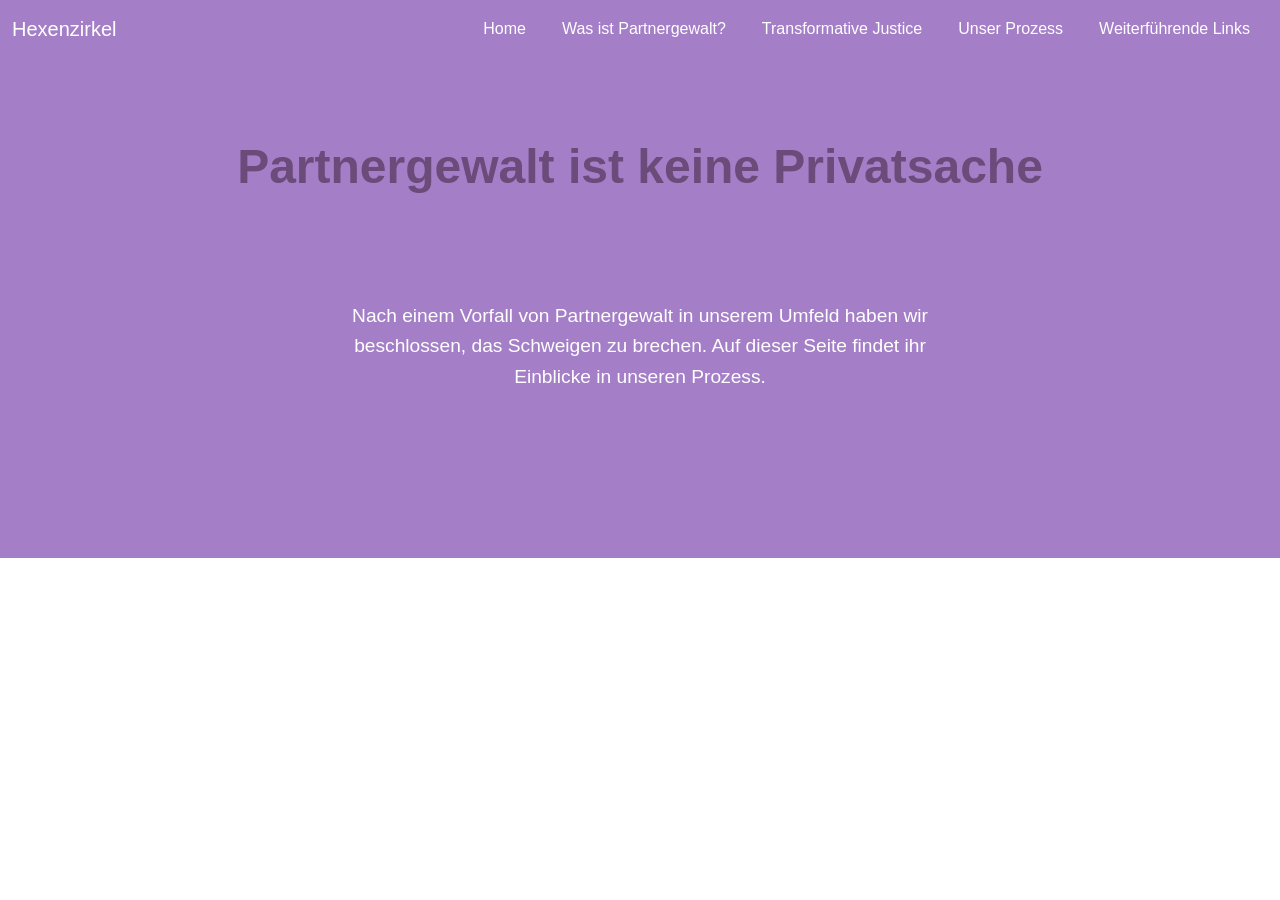
<file: index.html>
<!DOCTYPE html>
<html lang="de">
<head>
  <meta charset="UTF-8">
  <meta name="viewport" content="width=device-width, initial-scale=1.0">
  <title>Transformative Gerechtigkeit - Hexenzirkel</title>
  
  <!-- Bootstrap CSS -->
  <link href="https://cdn.jsdelivr.net/npm/bootstrap@5.3.0/dist/css/bootstrap.min.css" rel="stylesheet">
  <!-- Custom CSS -->
  <link rel="stylesheet" href="style.css">
</head>
<body>

<!-- Navigation -->
<nav class="navbar navbar-expand-lg navbar-dark sticky-top">
  <div class="container-fluid">
    <a class="navbar-brand" href="index.html">Hexenzirkel</a>
    <button class="navbar-toggler" type="button" data-bs-toggle="collapse" data-bs-target="#navbarNav">
      <span class="navbar-toggler-icon"></span>
    </button>
    <div class="collapse navbar-collapse" id="navbarNav">
      <ul class="navbar-nav ms-auto">
        <li class="nav-item">
          <a class="nav-link active" href="index.html">Home</a>
        </li>
        <li class="nav-item">
          <a class="nav-link" href="partnergewalt.html">Was ist Partnergewalt?</a>
        </li>
        <li class="nav-item">
          <a class="nav-link" href="transformative-justice.html">Transformative Justice</a>
        </li>
        <li class="nav-item">
          <a class="nav-link" href="unser-prozess.html">Unser Prozess</a>
        </li>
        <li class="nav-item">
          <a class="nav-link" href="weiterführende-links.html">Weiterführende Links</a>
        </li>
      </ul>
    </div>
  </div>
</nav>

<!-- Landing Hero Section -->
<section class="landing-hero">
  <h1>Partnergewalt ist keine Privatsache</h1>
  <p>Nach einem Vorfall von Partnergewalt in unserem Umfeld haben wir beschlossen, das Schweigen zu brechen. Auf dieser Seite findet ihr Einblicke in unseren Prozess.</p>
</section>

<!-- Bootstrap JS -->
<script src="https://cdn.jsdelivr.net/npm/bootstrap@5.3.0/dist/js/bootstrap.bundle.min.js"></script>

</body>
</html>
</file>
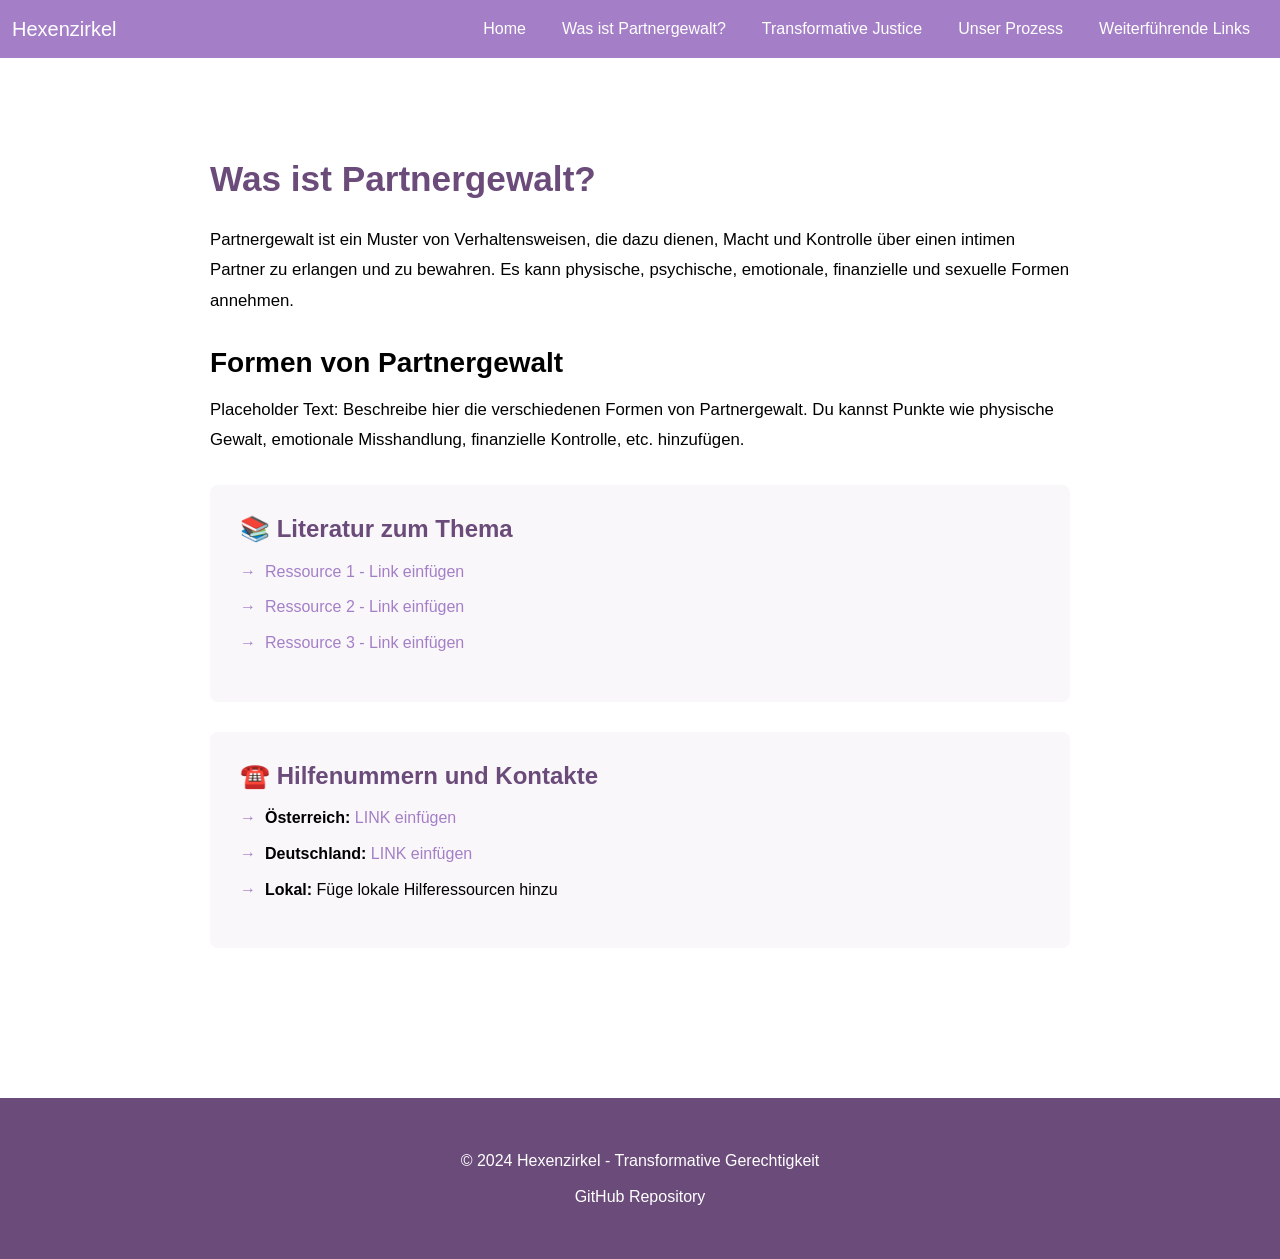
<file: partnergewalt.html>
<!DOCTYPE html>
<html lang="de">
<head>
  <meta charset="UTF-8">
  <meta name="viewport" content="width=device-width, initial-scale=1.0">
  <title>Was ist Partnergewalt? - Hexenzirkel</title>
  
  <!-- Bootstrap CSS -->
  <link href="https://cdn.jsdelivr.net/npm/bootstrap@5.3.0/dist/css/bootstrap.min.css" rel="stylesheet">
  <!-- Custom CSS -->
  <link rel="stylesheet" href="style.css">
</head>
<body>

<!-- Navigation -->
<nav class="navbar navbar-expand-lg navbar-dark sticky-top">
  <div class="container-fluid">
    <a class="navbar-brand" href="index.html">Hexenzirkel</a>
    <button class="navbar-toggler" type="button" data-bs-toggle="collapse" data-bs-target="#navbarNav">
      <span class="navbar-toggler-icon"></span>
    </button>
    <div class="collapse navbar-collapse" id="navbarNav">
      <ul class="navbar-nav ms-auto">
        <li class="nav-item">
          <a class="nav-link" href="index.html">Home</a>
        </li>
        <li class="nav-item">
          <a class="nav-link active" href="partnergewalt.html">Was ist Partnergewalt?</a>
        </li>
        <li class="nav-item">
          <a class="nav-link" href="transformative-justice.html">Transformative Justice</a>
        </li>
        <li class="nav-item">
          <a class="nav-link" href="unser-prozess.html">Unser Prozess</a>
        </li>
        <li class="nav-item">
          <a class="nav-link" href="weiterführende-links.html">Weiterführende Links</a>
        </li>
      </ul>
    </div>
  </div>
</nav>

<!-- Content Section -->
<section class="content-section">
  <h2>Was ist Partnergewalt?</h2>
  
  <p>
    Partnergewalt ist ein Muster von Verhaltensweisen, die dazu dienen, Macht und Kontrolle über einen 
    intimen Partner zu erlangen und zu bewahren. Es kann physische, psychische, emotionale, finanzielle 
    und sexuelle Formen annehmen.
  </p>

  <h3>Formen von Partnergewalt</h3>
  <p>
    <!-- BEARBEITE DIESEN TEXT: Füge hier deine Inhalte ein -->
    Placeholder Text: Beschreibe hier die verschiedenen Formen von Partnergewalt. Du kannst Punkte wie 
    physische Gewalt, emotionale Misshandlung, finanzielle Kontrolle, etc. hinzufügen.
  </p>

  <!-- Resources Section -->
  <div class="resources-list">
    <h4>📚 Literatur zum Thema</h4>
    <ul>
      <li><a href="#">Ressource 1 - Link einfügen</a></li>
      <li><a href="#">Ressource 2 - Link einfügen</a></li>
      <li><a href="#">Ressource 3 - Link einfügen</a></li>
    </ul>
  </div>

  <!-- Help Numbers Section -->
  <div class="resources-list">
    <h4>☎️ Hilfenummern und Kontakte</h4>
    <ul>
      <li><strong>Österreich:</strong> <a href="#">LINK einfügen</a></li>
      <li><strong>Deutschland:</strong> <a href="#">LINK einfügen</a></li>
      <li><strong>Lokal:</strong> Füge lokale Hilferessourcen hinzu</li>
    </ul>
  </div>

</section>

<!-- Footer -->
<footer>
  <p>&copy; 2024 Hexenzirkel - Transformative Gerechtigkeit</p>
  <p><a href="https://github.com/Widerstandsplenum/hexenzirkel" style="color: white;">GitHub Repository</a></p>
</footer>

<!-- Bootstrap JS -->
<script src="https://cdn.jsdelivr.net/npm/bootstrap@5.3.0/dist/js/bootstrap.bundle.min.js"></script>

</body>
</html>
</file>
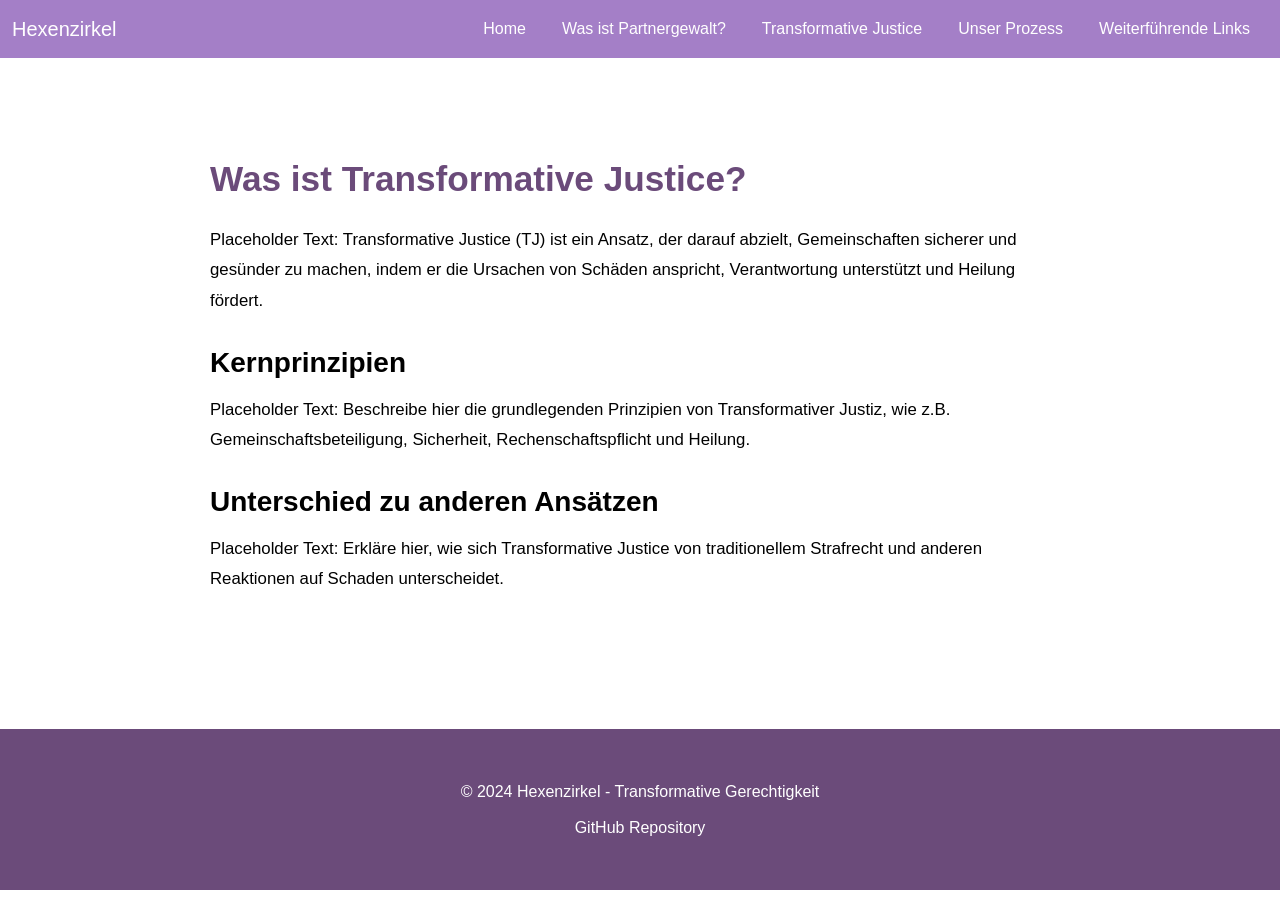
<file: transformative-justice.html>
<!DOCTYPE html>
<html lang="de">
<head>
  <meta charset="UTF-8">
  <meta name="viewport" content="width=device-width, initial-scale=1.0">
  <title>Transformative Justice - Hexenzirkel</title>
  
  <!-- Bootstrap CSS -->
  <link href="https://cdn.jsdelivr.net/npm/bootstrap@5.3.0/dist/css/bootstrap.min.css" rel="stylesheet">
  <!-- Custom CSS -->
  <link rel="stylesheet" href="style.css">
</head>
<body>

<!-- Navigation -->
<nav class="navbar navbar-expand-lg navbar-dark sticky-top">
  <div class="container-fluid">
    <a class="navbar-brand" href="index.html">Hexenzirkel</a>
    <button class="navbar-toggler" type="button" data-bs-toggle="collapse" data-bs-target="#navbarNav">
      <span class="navbar-toggler-icon"></span>
    </button>
    <div class="collapse navbar-collapse" id="navbarNav">
      <ul class="navbar-nav ms-auto">
        <li class="nav-item">
          <a class="nav-link" href="index.html">Home</a>
        </li>
        <li class="nav-item">
          <a class="nav-link" href="partnergewalt.html">Was ist Partnergewalt?</a>
        </li>
        <li class="nav-item">
          <a class="nav-link active" href="transformative-justice.html">Transformative Justice</a>
        </li>
        <li class="nav-item">
          <a class="nav-link" href="unser-prozess.html">Unser Prozess</a>
        </li>
        <li class="nav-item">
          <a class="nav-link" href="weiterführende-links.html">Weiterführende Links</a>
        </li>
      </ul>
    </div>
  </div>
</nav>

<!-- Content Section -->
<section class="content-section">
  <h2>Was ist Transformative Justice?</h2>
  
  <p>
    <!-- BEARBEITE DIESEN TEXT: Füge hier deine Definition und Erklärung ein -->
    Placeholder Text: Transformative Justice (TJ) ist ein Ansatz, der darauf abzielt, 
    Gemeinschaften sicherer und gesünder zu machen, indem er die Ursachen von Schäden anspricht, 
    Verantwortung unterstützt und Heilung fördert.
  </p>

  <h3>Kernprinzipien</h3>
  <p>
    <!-- BEARBEITE DIESEN TEXT: Füge hier die Kernprinzipien von TJ fügen ein -->
    Placeholder Text: Beschreibe hier die grundlegenden Prinzipien von Transformativer Justiz, wie z.B. 
    Gemeinschaftsbeteiligung, Sicherheit, Rechenschaftspflicht und Heilung.
  </p>

  <h3>Unterschied zu anderen Ansätzen</h3>
  <p>
    <!-- BEARBEITE DIESEN TEXT: Erkläre den Unterschied zu Strafrecht, Vergebung, etc. -->
    Placeholder Text: Erkläre hier, wie sich Transformative Justice von traditionellem Strafrecht 
    und anderen Reaktionen auf Schaden unterscheidet.
  </p>

</section>

<!-- Footer -->
<footer>
  <p>&copy; 2024 Hexenzirkel - Transformative Gerechtigkeit</p>
  <p><a href="https://github.com/Widerstandsplenum/hexenzirkel" style="color: white;">GitHub Repository</a></p>
</footer>

<!-- Bootstrap JS -->
<script src="https://cdn.jsdelivr.net/npm/bootstrap@5.3.0/dist/js/bootstrap.bundle.min.js"></script>

</body>
</html>
</file>
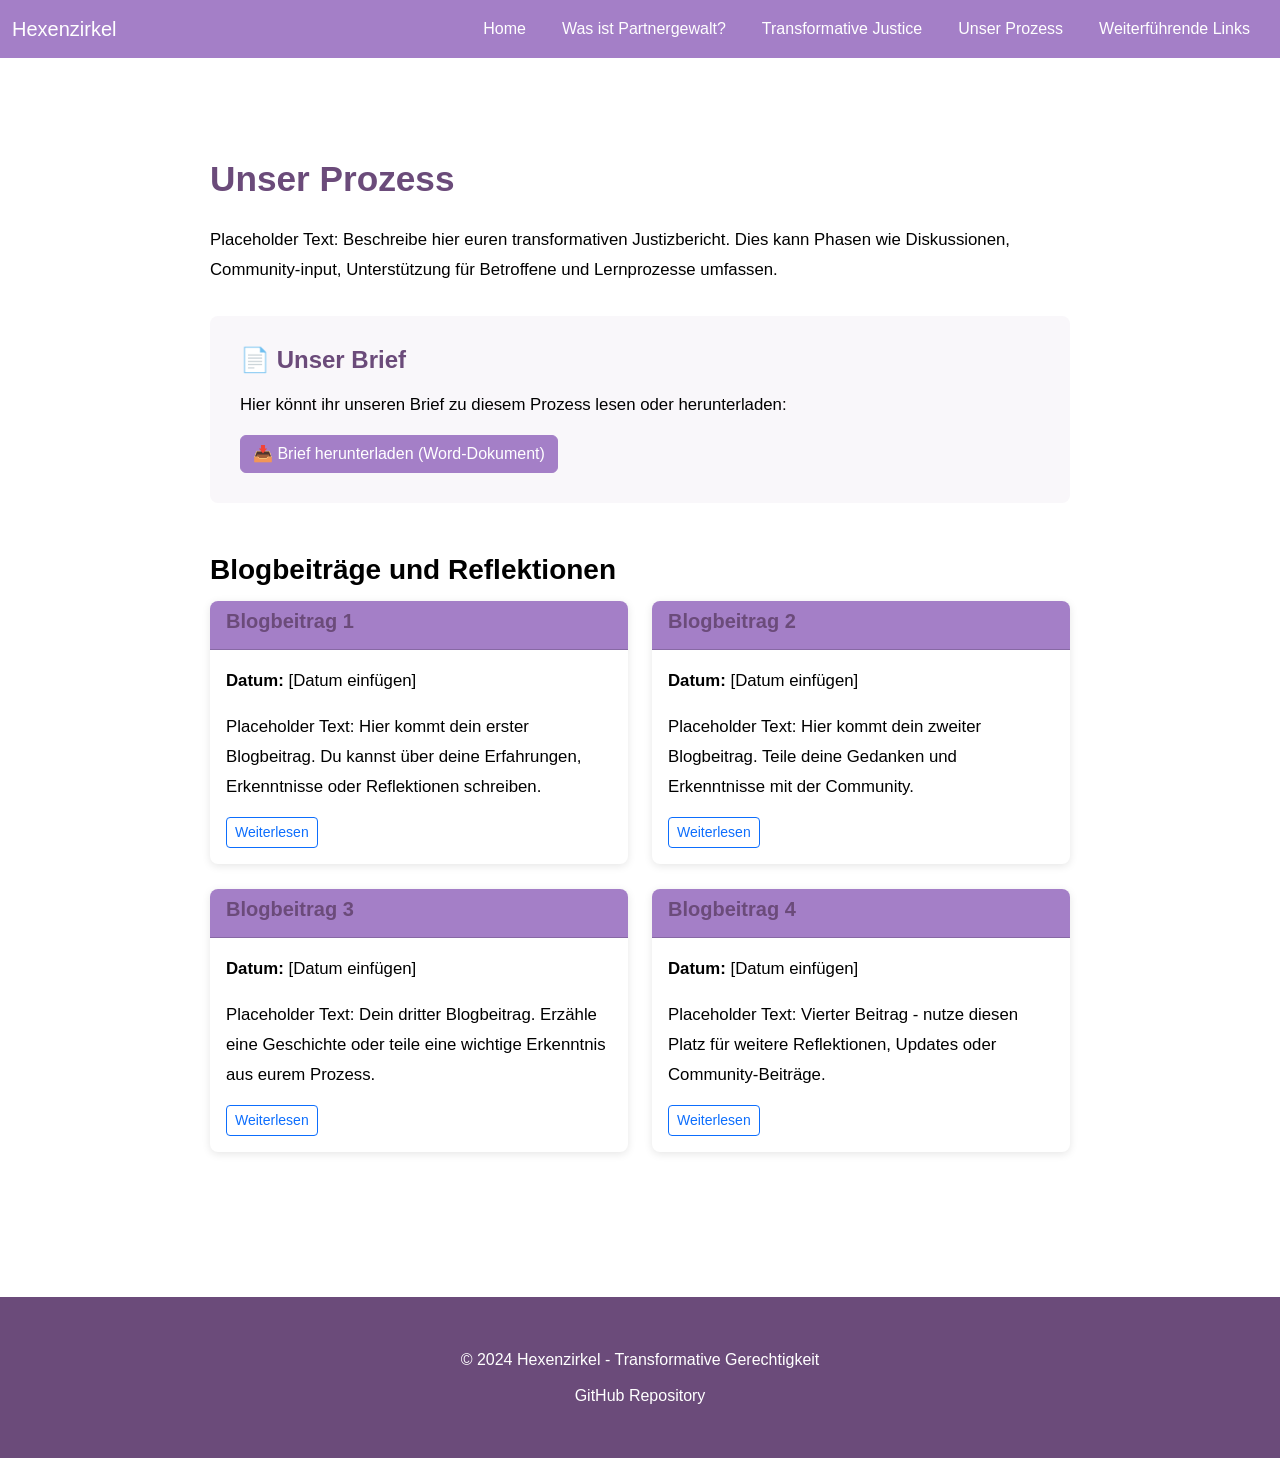
<file: unser-prozess.html>
<!DOCTYPE html>
<html lang="de">
<head>
  <meta charset="UTF-8">
  <meta name="viewport" content="width=device-width, initial-scale=1.0">
  <title>Unser Prozess - Hexenzirkel</title>
  
  <!-- Bootstrap CSS -->
  <link href="https://cdn.jsdelivr.net/npm/bootstrap@5.3.0/dist/css/bootstrap.min.css" rel="stylesheet">
  <!-- Custom CSS -->
  <link rel="stylesheet" href="style.css">
</head>
<body>

<!-- Navigation -->
<nav class="navbar navbar-expand-lg navbar-dark sticky-top">
  <div class="container-fluid">
    <a class="navbar-brand" href="index.html">Hexenzirkel</a>
    <button class="navbar-toggler" type="button" data-bs-toggle="collapse" data-bs-target="#navbarNav">
      <span class="navbar-toggler-icon"></span>
    </button>
    <div class="collapse navbar-collapse" id="navbarNav">
      <ul class="navbar-nav ms-auto">
        <li class="nav-item">
          <a class="nav-link" href="index.html">Home</a>
        </li>
        <li class="nav-item">
          <a class="nav-link" href="partnergewalt.html">Was ist Partnergewalt?</a>
        </li>
        <li class="nav-item">
          <a class="nav-link" href="transformative-justice.html">Transformative Justice</a>
        </li>
        <li class="nav-item">
          <a class="nav-link active" href="unser-prozess.html">Unser Prozess</a>
        </li>
        <li class="nav-item">
          <a class="nav-link" href="weiterführende-links.html">Weiterführende Links</a>
        </li>
      </ul>
    </div>
  </div>
</nav>

<!-- Content Section -->
<section class="content-section">
  <h2>Unser Prozess</h2>
  
  <p>
    <!-- BEARBEITE DIESEN TEXT: Beschreibe hier den Prozess, den euer Plenum durchlaufen habt -->
    Placeholder Text: Beschreibe hier euren transformativen Justizbericht. Dies kann Phasen wie 
    Diskussionen, Community-input, Unterstützung für Betroffene und Lernprozesse umfassen.
  </p>

  <!-- Brief Download Section -->
  <div class="resources-list">
    <h4>📄 Unser Brief</h4>
    <p>Hier könnt ihr unseren Brief zu diesem Prozess lesen oder herunterladen:</p>
    <a href="assets/Brief.docx" class="btn btn-primary" download>
      📥 Brief herunterladen (Word-Dokument)
    </a>
  </div>

  <!-- Blog Posts / Articles Section -->
  <h3 style="margin-top: 50px;">Blogbeiträge und Reflektionen</h3>
  
  <div class="row">
    
    <!-- Blog Post 1 -->
    <div class="col-md-6">
      <div class="card">
        <div class="card-header">
          <h5 class="card-title">Blogbeitrag 1</h5>
        </div>
        <div class="card-body">
          <p class="card-text">
            <strong>Datum:</strong> [Datum einfügen]
          </p>
          <p class="card-text">
            Placeholder Text: Hier kommt dein erster Blogbeitrag. Du kannst über deine Erfahrungen, 
            Erkenntnisse oder Reflektionen schreiben.
          </p>
          <a href="#" class="btn btn-outline-primary btn-sm">Weiterlesen</a>
        </div>
      </div>
    </div>

    <!-- Blog Post 2 -->
    <div class="col-md-6">
      <div class="card">
        <div class="card-header">
          <h5 class="card-title">Blogbeitrag 2</h5>
        </div>
        <div class="card-body">
          <p class="card-text">
            <strong>Datum:</strong> [Datum einfügen]
          </p>
          <p class="card-text">
            Placeholder Text: Hier kommt dein zweiter Blogbeitrag. Teile deine Gedanken und 
            Erkenntnisse mit der Community.
          </p>
          <a href="#" class="btn btn-outline-primary btn-sm">Weiterlesen</a>
        </div>
      </div>
    </div>

    <!-- Blog Post 3 -->
    <div class="col-md-6">
      <div class="card">
        <div class="card-header">
          <h5 class="card-title">Blogbeitrag 3</h5>
        </div>
        <div class="card-body">
          <p class="card-text">
            <strong>Datum:</strong> [Datum einfügen]
          </p>
          <p class="card-text">
            Placeholder Text: Dein dritter Blogbeitrag. Erzähle eine Geschichte oder teile eine 
            wichtige Erkenntnis aus eurem Prozess.
          </p>
          <a href="#" class="btn btn-outline-primary btn-sm">Weiterlesen</a>
        </div>
      </div>
    </div>

    <!-- Blog Post 4 -->
    <div class="col-md-6">
      <div class="card">
        <div class="card-header">
          <h5 class="card-title">Blogbeitrag 4</h5>
        </div>
        <div class="card-body">
          <p class="card-text">
            <strong>Datum:</strong> [Datum einfügen]
          </p>
          <p class="card-text">
            Placeholder Text: Vierter Beitrag - nutze diesen Platz für weitere Reflektionen, 
            Updates oder Community-Beiträge.
          </p>
          <a href="#" class="btn btn-outline-primary btn-sm">Weiterlesen</a>
        </div>
      </div>
    </div>

  </div>

</section>

<!-- Footer -->
<footer>
  <p>&copy; 2024 Hexenzirkel - Transformative Gerechtigkeit</p>
  <p><a href="https://github.com/Widerstandsplenum/hexenzirkel" style="color: white;">GitHub Repository</a></p>
</footer>

<!-- Bootstrap JS -->
<script src="https://cdn.jsdelivr.net/npm/bootstrap@5.3.0/dist/js/bootstrap.bundle.min.js"></script>

</body>
</html>
</file>
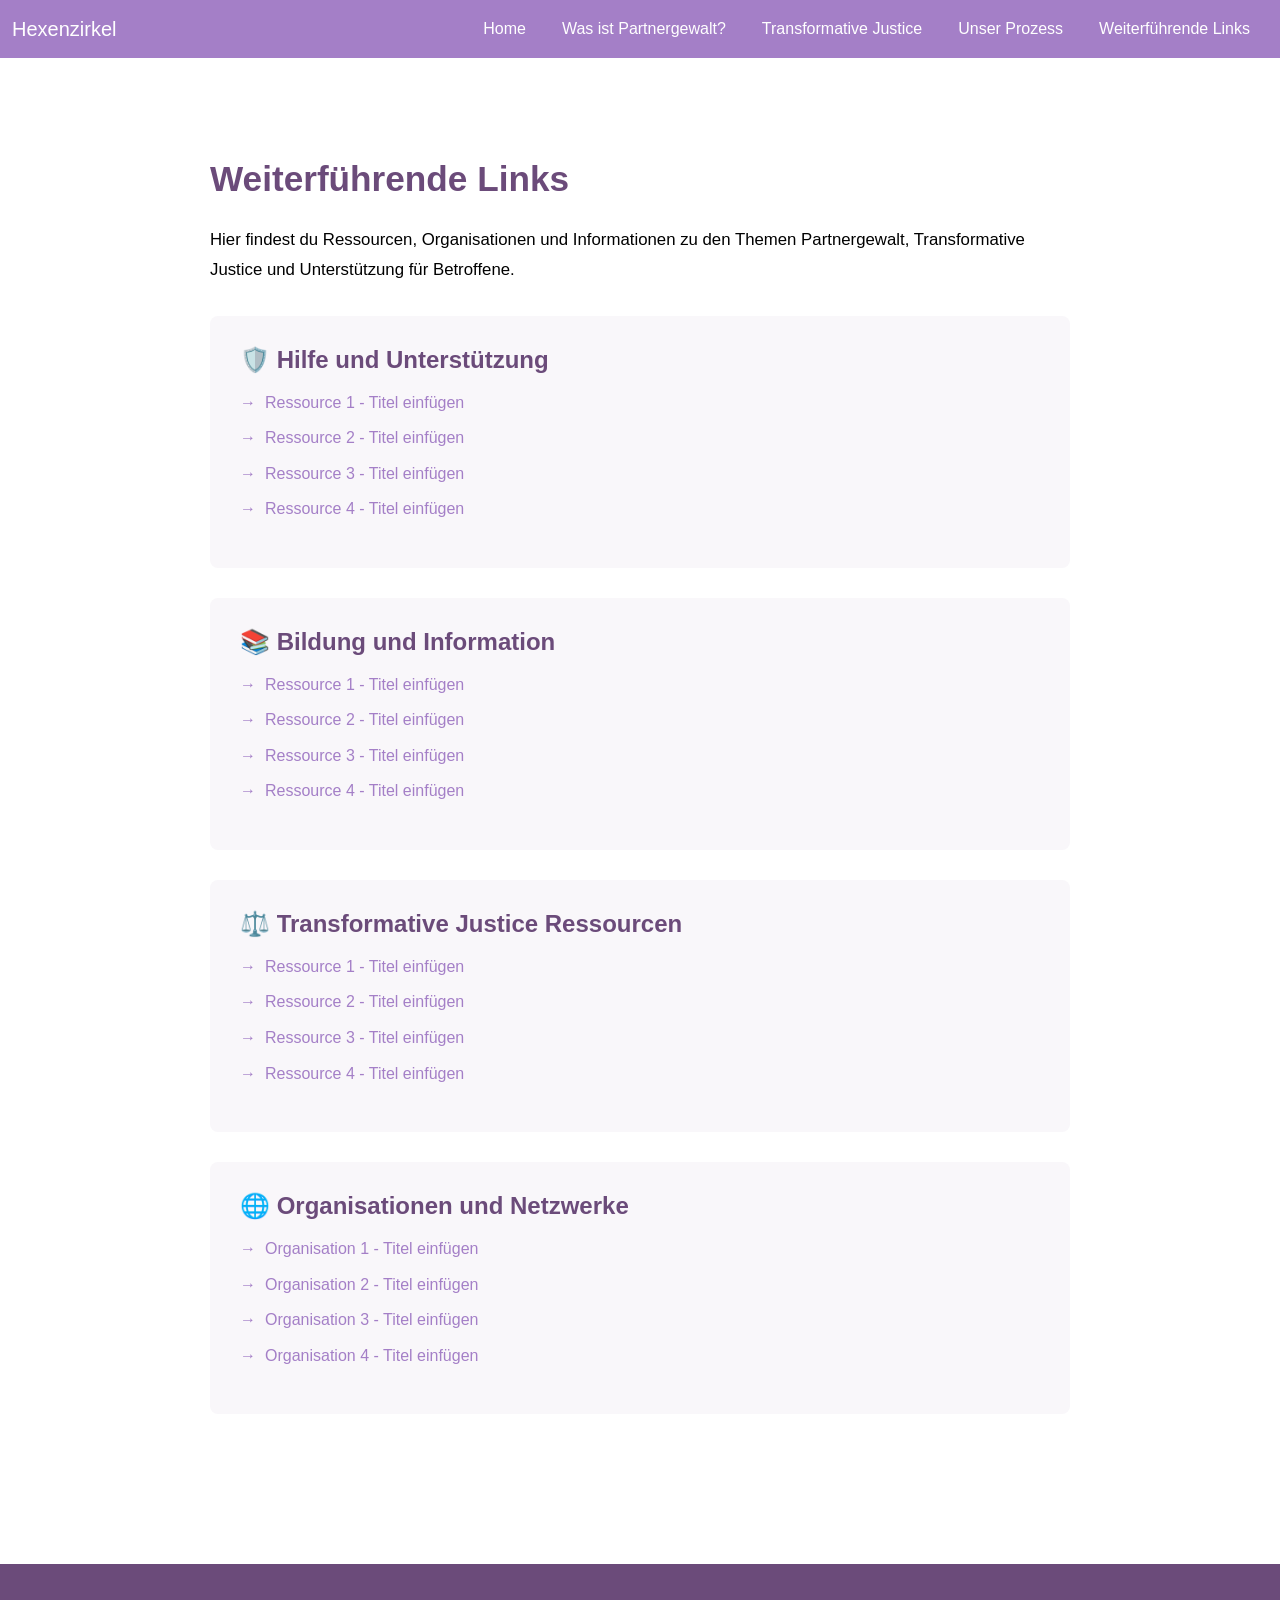
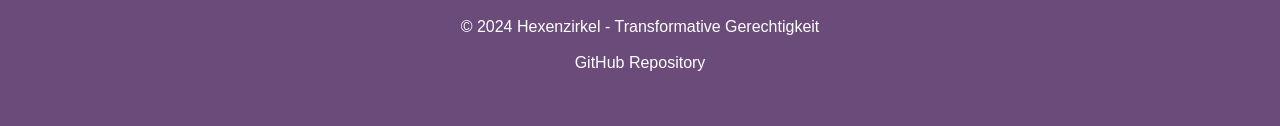
<file: weiterführende-links.html>
<!DOCTYPE html>
<html lang="de">
<head>
  <meta charset="UTF-8">
  <meta name="viewport" content="width=device-width, initial-scale=1.0">
  <title>Weiterführende Links - Hexenzirkel</title>
  
  <!-- Bootstrap CSS -->
  <link href="https://cdn.jsdelivr.net/npm/bootstrap@5.3.0/dist/css/bootstrap.min.css" rel="stylesheet">
  <!-- Custom CSS -->
  <link rel="stylesheet" href="style.css">
</head>
<body>

<!-- Navigation -->
<nav class="navbar navbar-expand-lg navbar-dark sticky-top">
  <div class="container-fluid">
    <a class="navbar-brand" href="index.html">Hexenzirkel</a>
    <button class="navbar-toggler" type="button" data-bs-toggle="collapse" data-bs-target="#navbarNav">
      <span class="navbar-toggler-icon"></span>
    </button>
    <div class="collapse navbar-collapse" id="navbarNav">
      <ul class="navbar-nav ms-auto">
        <li class="nav-item">
          <a class="nav-link" href="index.html">Home</a>
        </li>
        <li class="nav-item">
          <a class="nav-link" href="partnergewalt.html">Was ist Partnergewalt?</a>
        </li>
        <li class="nav-item">
          <a class="nav-link" href="transformative-justice.html">Transformative Justice</a>
        </li>
        <li class="nav-item">
          <a class="nav-link" href="unser-prozess.html">Unser Prozess</a>
        </li>
        <li class="nav-item">
          <a class="nav-link active" href="weiterführende-links.html">Weiterführende Links</a>
        </li>
      </ul>
    </div>
  </div>
</nav>

<!-- Content Section -->
<section class="content-section">
  <h2>Weiterführende Links</h2>
  
  <p>
    Hier findest du Ressourcen, Organisationen und Informationen zu den Themen Partnergewalt, 
    Transformative Justice und Unterstützung für Betroffene.
  </p>

  <!-- Resources Categories -->
  
  <div class="resources-list">
    <h4>🛡️ Hilfe und Unterstützung</h4>
    <ul>
      <li><a href="#">Ressource 1 - Titel einfügen</a></li>
      <li><a href="#">Ressource 2 - Titel einfügen</a></li>
      <li><a href="#">Ressource 3 - Titel einfügen</a></li>
      <li><a href="#">Ressource 4 - Titel einfügen</a></li>
    </ul>
  </div>

  <div class="resources-list">
    <h4>📚 Bildung und Information</h4>
    <ul>
      <li><a href="#">Ressource 1 - Titel einfügen</a></li>
      <li><a href="#">Ressource 2 - Titel einfügen</a></li>
      <li><a href="#">Ressource 3 - Titel einfügen</a></li>
      <li><a href="#">Ressource 4 - Titel einfügen</a></li>
    </ul>
  </div>

  <div class="resources-list">
    <h4>⚖️ Transformative Justice Ressourcen</h4>
    <ul>
      <li><a href="#">Ressource 1 - Titel einfügen</a></li>
      <li><a href="#">Ressource 2 - Titel einfügen</a></li>
      <li><a href="#">Ressource 3 - Titel einfügen</a></li>
      <li><a href="#">Ressource 4 - Titel einfügen</a></li>
    </ul>
  </div>

  <div class="resources-list">
    <h4>🌐 Organisationen und Netzwerke</h4>
    <ul>
      <li><a href="#">Organisation 1 - Titel einfügen</a></li>
      <li><a href="#">Organisation 2 - Titel einfügen</a></li>
      <li><a href="#">Organisation 3 - Titel einfügen</a></li>
      <li><a href="#">Organisation 4 - Titel einfügen</a></li>
    </ul>
  </div>

</section>

<!-- Footer -->
<footer>
  <p>&copy; 2024 Hexenzirkel - Transformative Gerechtigkeit</p>
  <p><a href="https://github.com/Widerstandsplenum/hexenzirkel" style="color: white;">GitHub Repository</a></p>
</footer>

<!-- Bootstrap JS -->
<script src="https://cdn.jsdelivr.net/npm/bootstrap@5.3.0/dist/js/bootstrap.bundle.min.js"></script>

</body>
</html>
</file>
<file: style.css>
/* Custom CSS for Transformative Gerechtigkeit Website */

:root {
  --primary-purple: #A47FC7;
  --dark-purple: #6B4B7A;
  --text-black: #000000;
  --light-bg: #F9F7FA;
}

body {
  font-family: 'Segoe UI', Tahoma, Geneva, Verdana, sans-serif;
  line-height: 1.6;
  color: var(--text-black);
}

/* Landing Page Hero */
.landing-hero {
  background-color: var(--primary-purple);
  color: white;
  padding: 80px 20px;
  text-align: center;
  min-height: 500px;
  display: flex;
  flex-direction: column;
  justify-content: center;
  align-items: center;
}

.landing-hero h1 {
  color: var(--dark-purple);
  font-size: 3rem;
  font-weight: 700;
  margin-bottom: 20px;
}

.landing-hero p {
  font-size: 1.2rem;
  color: white;
  max-width: 600px;
  margin: auto;
}

/* Navigation */
nav.navbar {
  background-color: var(--primary-purple) !important;
}

nav.navbar .nav-link {
  color: white !important;
  font-weight: 500;
  margin: 0 10px;
}

nav.navbar .nav-link:hover {
  color: var(--dark-purple) !important;
}

/* Page Headers */
h2 {
  color: var(--dark-purple);
  margin-top: 40px;
  margin-bottom: 25px;
  font-weight: 700;
  font-size: 2.2rem;
}

h3 {
  color: var(--text-black);
  margin-top: 30px;
  margin-bottom: 15px;
  font-weight: 600;
}

/* Content Sections */
.content-section {
  padding: 60px 20px;
  max-width: 900px;
  margin: 0 auto;
}

.content-section p {
  margin-bottom: 15px;
  font-size: 1.05rem;
  line-height: 1.8;
}

/* Cards (for blog posts, resources) */
.card {
  border: none;
  border-radius: 8px;
  box-shadow: 0 2px 8px rgba(0, 0, 0, 0.1);
  transition: transform 0.3s ease, box-shadow 0.3s ease;
  margin-bottom: 25px;
}

.card:hover {
  transform: translateY(-5px);
  box-shadow: 0 5px 15px rgba(164, 127, 199, 0.3);
}

.card-header {
  background-color: var(--primary-purple);
  color: white;
  border-radius: 8px 8px 0 0 !important;
}

.card-title {
  color: var(--dark-purple);
  font-weight: 600;
}

.card-text {
  color: var(--text-black);
}

/* Buttons */
.btn-primary {
  background-color: var(--primary-purple);
  border-color: var(--primary-purple);
}

.btn-primary:hover {
  background-color: var(--dark-purple);
  border-color: var(--dark-purple);
}

/* Links */
a {
  color: var(--primary-purple);
  text-decoration: none;
}

a:hover {
  color: var(--dark-purple);
  text-decoration: underline;
}

/* Resources List */
.resources-list {
  background-color: var(--light-bg);
  padding: 30px;
  border-radius: 8px;
  margin: 30px 0;
}

.resources-list h4 {
  color: var(--dark-purple);
  margin-bottom: 15px;
  font-weight: 600;
}

.resources-list ul {
  list-style: none;
  padding: 0;
}

.resources-list li {
  margin-bottom: 10px;
  padding-left: 25px;
  position: relative;
}

.resources-list li:before {
  content: "→";
  position: absolute;
  left: 0;
  color: var(--primary-purple);
  font-weight: bold;
}

/* Footer */
footer {
  background-color: var(--dark-purple);
  color: white;
  padding: 40px 20px;
  text-align: center;
  margin-top: 60px;
}

footer p {
  margin: 10px 0;
}

/* Responsive */
@media (max-width: 768px) {
  .landing-hero h1 {
    font-size: 2rem;
  }

  .landing-hero p {
    font-size: 1rem;
  }

  h2 {
    font-size: 1.8rem;
  }

  .content-section {
    padding: 40px 15px;
  }
}
</file>
